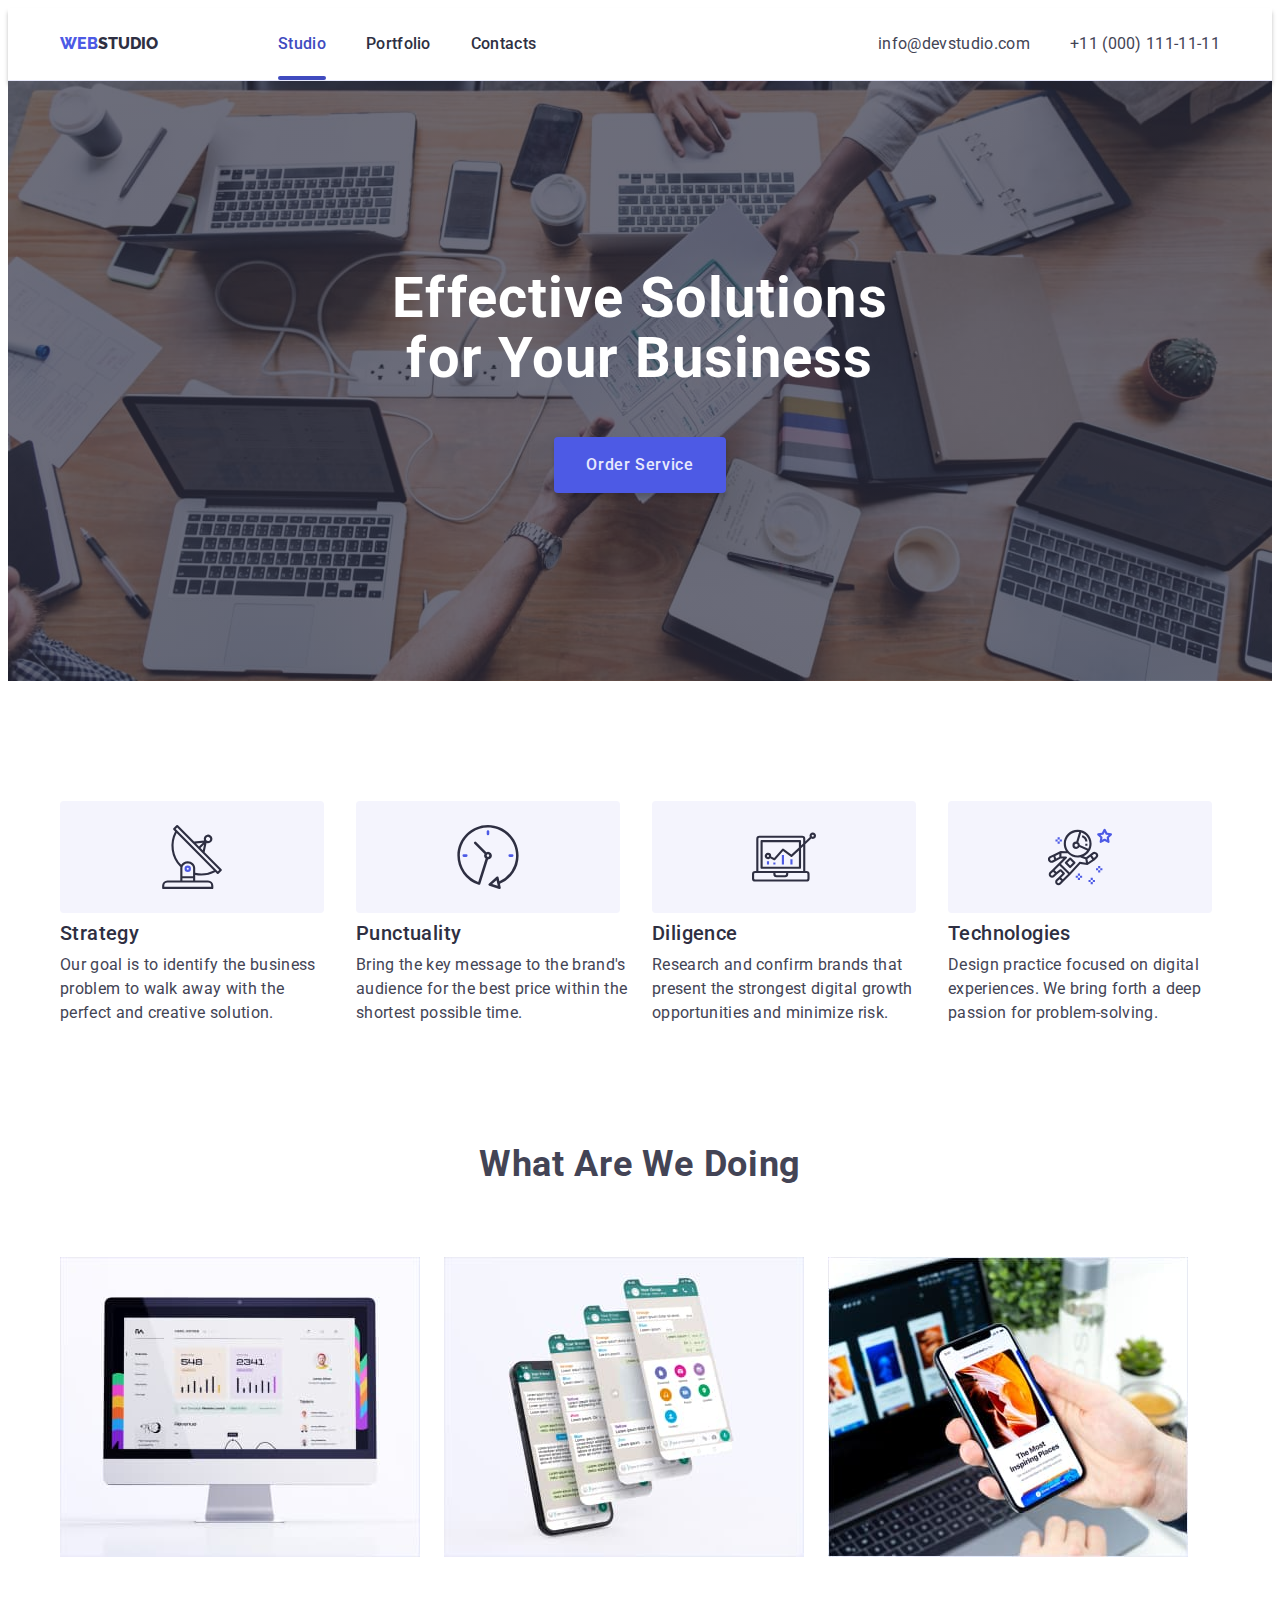
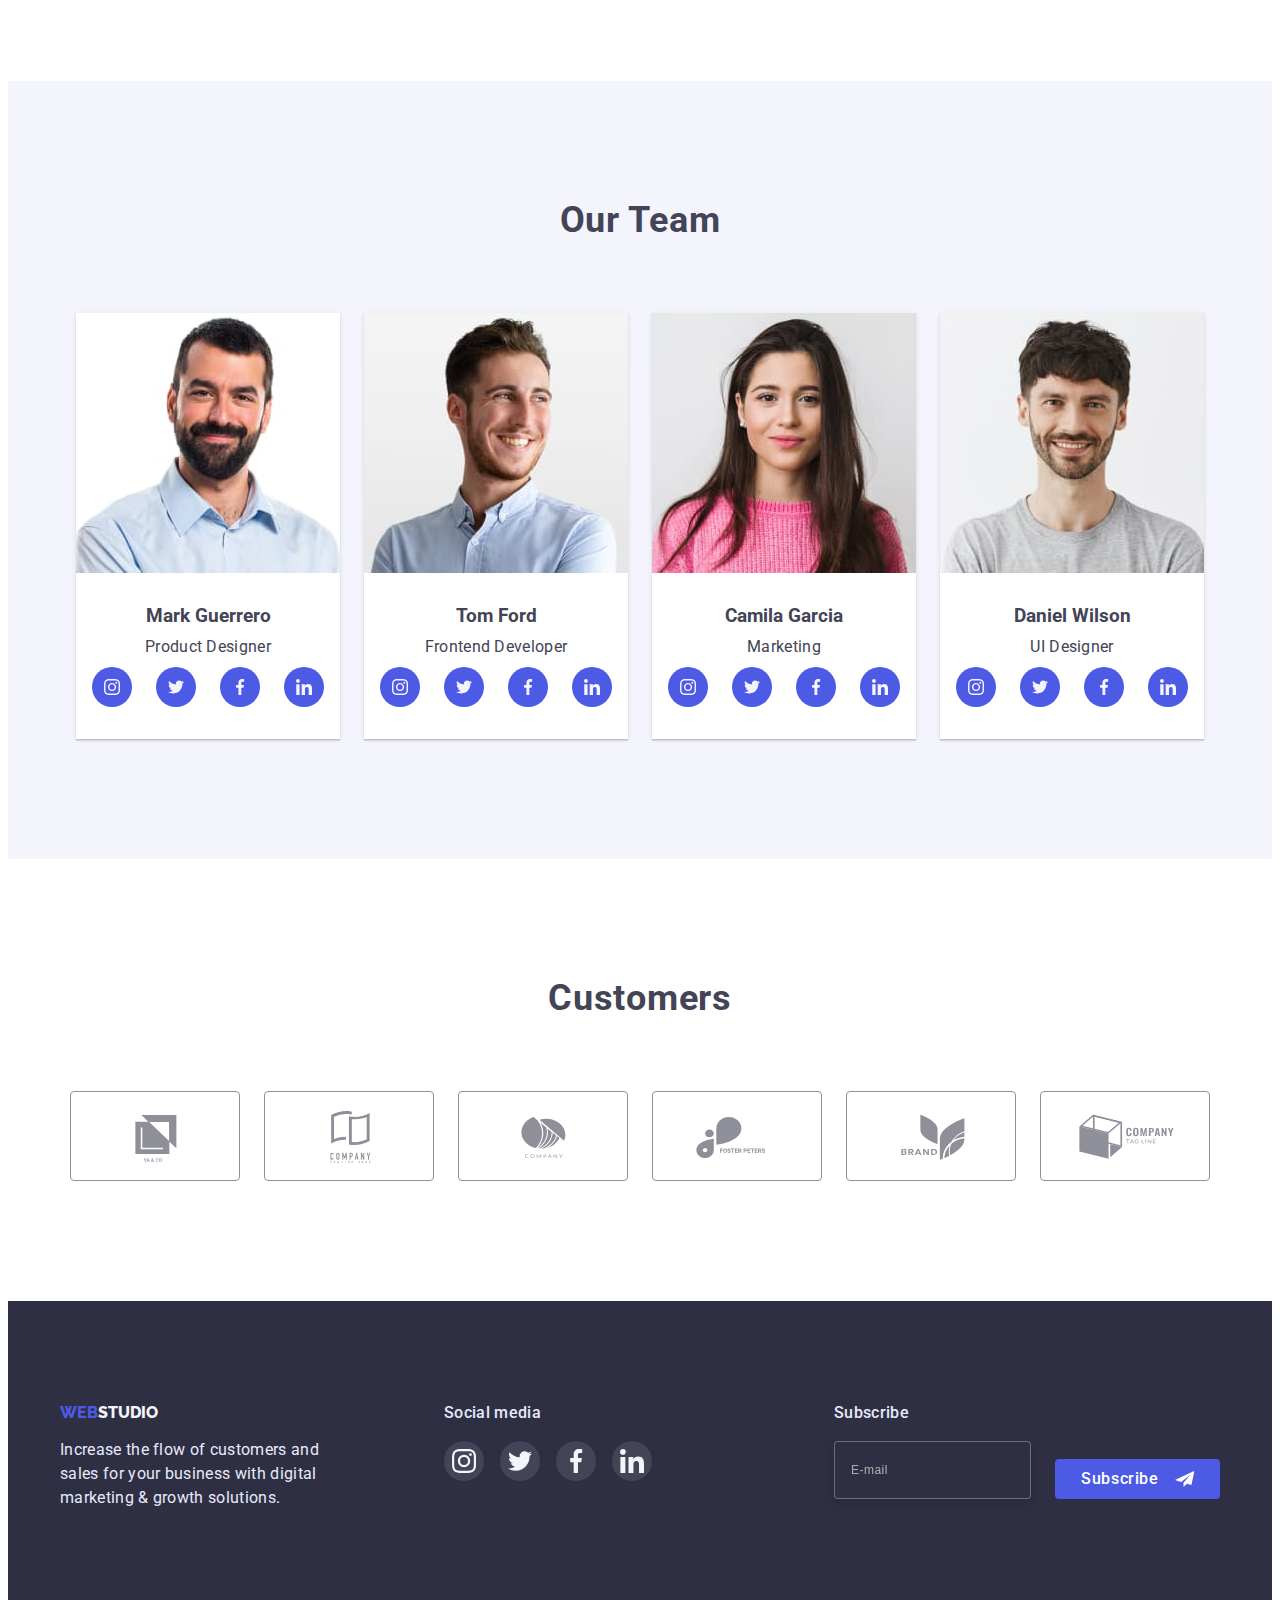
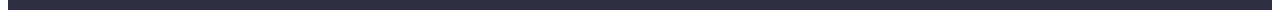
<file: index.html>
<!DOCTYPE html>
<html lang="en">
  <head>
    <meta charset="UTF-8" />
    <meta http-equiv="X-UA-Compatible" content="IE=edge" />
    <meta name="viewport" content="width=device-width, initial-scale=1.0" />
    <title>Document</title>
    <link rel="preconnect" href="https://fonts.googleapis.com" />
    <link rel="preconnect" href="https://fonts.gstatic.com" crossorigin />
    <link
      href="https://fonts.googleapis.com/css2?family=Raleway:wght@800&family=Roboto:wght@400;500;700;900&display=swap"
      rel="stylesheet"
    />
    <link
      rel="stylesheet"
      href="https://cdnjs.cloudflare.com/ajax/libs/modern-normalize/1.1.0/modern-normalize.min.css"
      integrity="sha512-wpPYUAdjBVSE4KJnH1VR1HeZfpl1ub8YT/NKx4PuQ5NmX2tKuGu6U/JRp5y+Y8XG2tV+wKQpNHVUX03MfMFn9Q=="
      crossorigin="anonymous"
      referrerpolicy="no-referrer"
    />
    <link rel="stylesheet" href="./css/styles.css" />
  </head>
  <body>
    <header class="header">
      <div class="main-nav container">
        <nav class="main-nav">
          <a href="./index.html" class="link logo"
            ><span class="web">WEB</span>STUDIO</a
          >
          <ul class="list site-nav">
            <li class="item">
              <a href="./index.html" class="link current-page">Studio</a>
            </li>
            <li class="item">
              <a href="./portfolio.html" class="link">Portfolio</a>
            </li>
            <li class="item"><a href="" class="link">Contacts</a></li>
          </ul>
        </nav>
        <button type="button" class="mobile-menu-open" data-menu-open>
          <svg class="mobile-menu-open_icon" width="32" height="22">
            <use href="./images/icons.svg#burger-icon"></use>
          </svg>
        </button>
        <address class="address">
          <ul class="contact-info list">
            <li class="item">
              <a href="mailto:info@devstudio.com" class="link"
                >info@devstudio.com</a
              >
            </li>
            <li class="item">
              <a href="tel:+110001111111" class="link">+11 (000) 111-11-11</a>
            </li>
          </ul>
        </address>
      </div>

      <div class="mobile-menu" data-menu>
        <div class="container mobile-container">
          <button class="close-btn" data-menu-close>
            <svg class="close-svg">
              <use href="./images/icons.svg#closebtn"></use>
            </svg>
          </button>
          <ul class="list site-nav-mobile-menu">
            <li class="item-mobile-menu">
              <a href="./index.html" class="link highlighted">Studio</a>
            </li>
            <li class="item-mobile-menu">
              <a href="./portfolio.html" class="link">Portfolio</a>
            </li>
            <li class="item-mobile-menu">
              <a href="" class="link">Contacts</a>
            </li>
          </ul>

          <ul class="contact-info-mobile list">
            <li class="item-tel">
              <a href="tel:+110001111111" class="link highlighted"
                >+11 (000) 111-11-11</a
              >
            </li>
            <li class="item">
              <a href="mailto:info@devstudio.com" class="link item-email"
                >info@devstudio.com</a
              >
            </li>
          </ul>
          <div class="mobile-menu-social">
            <ul class="mobile-social">
              <li>
                <a class="link-social" href="#">
                  <svg class="social">
                    <use href="./images/icons.svg#instagram"></use>
                  </svg>
                </a>
              </li>
              <li>
                <a class="link-social" href="#">
                  <svg class="social">
                    <use href="./images/icons.svg#twitter"></use>
                  </svg>
                </a>
              </li>
              <li>
                <a class="link-social" href="#">
                  <svg class="social">
                    <use href="./images/icons.svg#facebook"></use>
                  </svg>
                </a>
              </li>
              <li>
                <a class="link-social" href="#">
                  <svg class="social">
                    <use href="./images/icons.svg#linkedin"></use>
                  </svg>
                </a>
              </li>
            </ul>
          </div>
        </div>
      </div>
    </header>
    <main>
      <!-- Секція 1 -->
      <section class="hero">
        <div class="container">
          <h1 class="hero-title">Effective Solutions for Your Business</h1>
          <button data-modal-open class="button primary" type="button">
            Order Service
          </button>
        </div>
      </section>

      <!-- Секція 2 -->
      <section class="section">
        <div class="container">
          <h2 class="section-title advantages">advantages</h2>
          <ul class="list list-advantages">
            <li class="li-item icon-satelite">
              <h3 class="section-title">Strategy</h3>
              <p class="section-text">
                Our goal is to identify the business problem to walk away with
                the perfect and creative solution.
              </p>
            </li>
            <li class="li-item icon-clock">
              <h3 class="section-title">Punctuality</h3>
              <p class="section-text">
                Bring the key message to the brand's audience for the best price
                within the shortest possible time.
              </p>
            </li>
            <li class="li-item icon-diagram">
              <h3 class="section-title">Diligence</h3>
              <p class="section-text">
                Research and confirm brands that present the strongest digital
                growth opportunities and minimize risk.
              </p>
            </li>
            <li class="li-item icon-astronaut">
              <h3 class="section-title">Technologies</h3>
              <p class="section-text">
                Design practice focused on digital experiences. We bring forth a
                deep passion for problem-solving.
              </p>
            </li>
          </ul>
        </div>
      </section>
      <!-- Секція 3 -->
      <section class="three-padding-bottom">
        <div class="container work-departments">
          <h2 class="section-title-big">What are we doing</h2>
          <ul class="list work-departments">
            <li class="list-image">
              <img
                srcset="./images/rectangle.jpg 1x, ./images/rectangle@2x.jpg 2x"
                src="./images/rectangle.jpg"
                alt="comp"
                width="360"
              />
            </li>
            <li class="list-image">
              <img
                srcset="./images/mobiles.jpg 1x, ./images/mobiles@2x.jpg 2x"
                src="./images/mobiles.jpg"
                alt="mobile"
                width="360"
              />
            </li>
            <li class="list-image">
              <img
                srcset="./images/mobile.jpg 1x, ./images/mobile@2x.jpg 2x"
                src="./images/mobile.jpg"
                alt="tablet"
                width="360"
              />
            </li>
          </ul>
        </div>
      </section>
      <!-- Секція 4   -->
      <section class="team">
        <div class="container">
          <h2 class="section-title-big">Our Team</h2>
          <ul class="list card">
            <li class="team-member">
              <img
                srcset="./images/mark.jpg 1x, ./images/mark@2x.jpg 2x"
                src="./images/mark.jpg"
                alt="Product Designer"
                width="264"
                class="team-img"
              />
              <div class="team-description">
                <h3 class="card-title">Mark Guerrero</h3>
                <p class="card-text">Product Designer</p>
                <ul class="team-social">
                  <li>
                    <a class="link-social" href="#">
                      <svg class="social">
                        <use href="./images/icons.svg#instagram"></use>
                      </svg>
                    </a>
                  </li>
                  <li>
                    <a class="link-social" href="#">
                      <svg class="social">
                        <use href="./images/icons.svg#twitter"></use>
                      </svg>
                    </a>
                  </li>
                  <li>
                    <a class="link-social" href="#">
                      <svg class="social">
                        <use href="./images/icons.svg#facebook"></use>
                      </svg>
                    </a>
                  </li>
                  <li>
                    <a class="link-social" href="#">
                      <svg class="social">
                        <use href="./images/icons.svg#linkedin"></use>
                      </svg>
                    </a>
                  </li>
                </ul>
              </div>
            </li>
            <li class="team-member">
              <img
                srcset="./images/tom.jpg 1x, ./images/tom@2x.jpg 2x"
                src="./images/tom.jpg"
                alt="Frontend Developer"
                width="264"
                class="team-img"
              />
              <div class="team-description">
                <h3 class="card-title">Tom Ford</h3>
                <p class="card-text">Frontend Developer</p>
                <ul class="team-social">
                  <li>
                    <a class="link-social" href="#">
                      <svg class="social">
                        <use href="./images/icons.svg#instagram"></use>
                      </svg>
                    </a>
                  </li>
                  <li>
                    <a class="link-social" href="#">
                      <svg class="social">
                        <use href="./images/icons.svg#twitter"></use>
                      </svg>
                    </a>
                  </li>
                  <li>
                    <a class="link-social" href="#">
                      <svg class="social">
                        <use href="./images/icons.svg#facebook"></use>
                      </svg>
                    </a>
                  </li>
                  <li>
                    <a class="link-social" href="#">
                      <svg class="social">
                        <use href="./images/icons.svg#linkedin"></use>
                      </svg>
                    </a>
                  </li>
                </ul>
              </div>
            </li>
            <li class="team-member">
              <img
                srcset="./images/camila.jpg 1x, ./images/camila@2x.jpg 2x"
                src="./images/camila.jpg"
                alt="Marketing"
                width="264"
                class="team-img"
              />
              <div class="team-description">
                <h3 class="card-title">Camila Garcia</h3>
                <p class="card-text">Marketing</p>
                <ul class="team-social">
                  <li>
                    <a class="link-social" href="#">
                      <svg class="social">
                        <use href="./images/icons.svg#instagram"></use>
                      </svg>
                    </a>
                  </li>
                  <li>
                    <a class="link-social" href="#">
                      <svg class="social">
                        <use href="./images/icons.svg#twitter"></use>
                      </svg>
                    </a>
                  </li>
                  <li>
                    <a class="link-social" href="#">
                      <svg class="social">
                        <use href="./images/icons.svg#facebook"></use>
                      </svg>
                    </a>
                  </li>
                  <li>
                    <a class="link-social" href="#">
                      <svg class="social">
                        <use href="./images/icons.svg#linkedin"></use>
                      </svg>
                    </a>
                  </li>
                </ul>
              </div>
            </li>
            <li class="team-member">
              <img
                srcset="./images/daniel.jpg 1x, ./images/daniel@2x.jpg 2x"
                src="./images/daniel.jpg"
                alt="UI Designer"
                width="264"
                class="team-img"
              />
              <div class="team-description">
                <h3 class="card-title">Daniel Wilson</h3>
                <p class="card-text">UI Designer</p>
                <ul class="team-social">
                  <li>
                    <a class="link-social" href="#">
                      <svg class="social">
                        <use href="./images/icons.svg#instagram"></use>
                      </svg>
                    </a>
                  </li>
                  <li>
                    <a class="link-social" href="#">
                      <svg class="social">
                        <use href="./images/icons.svg#twitter"></use>
                      </svg>
                    </a>
                  </li>
                  <li>
                    <a class="link-social" href="#">
                      <svg class="social">
                        <use href="./images/icons.svg#facebook"></use>
                      </svg>
                    </a>
                  </li>
                  <li>
                    <a class="link-social" href="#">
                      <svg class="social">
                        <use href="./images/icons.svg#linkedin"></use>
                      </svg>
                    </a>
                  </li>
                </ul>
              </div>
            </li>
          </ul>
        </div>
      </section>

      <!-- Секція 5 -->

      <section class="section">
        <div class="container">
          <h2 class="section-title-big">Customers</h2>
          <ul class="customers-list list">
            <li>
              <a class="link-customers" href="#">
                <svg class="icon-customers">
                  <use href="./images/icons.svg#client1"></use>
                </svg>
              </a>
            </li>
            <li>
              <a class="link-customers" href="#">
                <svg class="icon-customers">
                  <use href="./images/icons.svg#client2"></use>
                </svg>
              </a>
            </li>
            <li>
              <a class="link-customers" href="#">
                <svg class="icon-customers">
                  <use href="./images/icons.svg#client3"></use>
                </svg>
              </a>
            </li>
            <li>
              <a class="link-customers" href="#">
                <svg class="icon-customers">
                  <use href="./images/icons.svg#client4"></use>
                </svg>
              </a>
            </li>
            <li>
              <a class="link-customers" href="#">
                <svg class="icon-customers">
                  <use href="./images/icons.svg#client5"></use>
                </svg>
              </a>
            </li>
            <li>
              <a class="link-customers" href="#">
                <svg class="icon-customers">
                  <use href="./images/icons.svg#client6"></use>
                </svg>
              </a>
            </li>
          </ul>
        </div>
      </section>
    </main>

    <footer class="footer">
      <div class="footer-left-right container">
        <div class="left-container">
          <a href="./index.html" class="link"
            ><span class="logo web">WEB</span
            ><span class="logo studio">STUDIO</span></a
          >
          <p class="footer-left-text">
            Increase the flow of customers and sales for your business with
            digital marketing & growth solutions.
          </p>
        </div>
        <div class="right-container">
          <p class="footer-social-media-title">Social media</p>
          <ul class="footer-icon-list list">
            <li>
              <a class="link-footer-icon" href="#">
                <svg class="footer-icon">
                  <use href="./images/icons.svg#instagram"></use>
                </svg>
              </a>
            </li>
            <li>
              <a class="link-footer-icon" href="#">
                <svg class="footer-icon">
                  <use href="./images/icons.svg#twitter"></use>
                </svg>
              </a>
            </li>
            <li>
              <a class="link-footer-icon" href="#">
                <svg class="footer-icon">
                  <use href="./images/icons.svg#facebook"></use>
                </svg>
              </a>
            </li>
            <li>
              <a class="link-footer-icon" href="#">
                <svg class="footer-icon">
                  <use href="./images/icons.svg#linkedin"></use>
                </svg>
              </a>
            </li>
          </ul>
        </div>

        <form class="footer-form">
          <p class="footer-social-media-title">Subscribe</p>
          <div class="form-field">
            <input
              type="email"
              id="email"
              placeholder="E-mail"
              class="form-input"
              aria-label="email"
            />
            <button type="submit" class="button subscribe-btn">
              Subscribe
              <svg class="telegram">
                <use href="./images/icons.svg#telegram"></use>
              </svg>
            </button>
          </div>
        </form>
      </div>
    </footer>

    <div class="backdrop is-hidden" data-modal>
      <div class="modal">
        <p class="title-modal">Leave your contacts and we will call you back</p>
        <button class="close-btn" data-modal-close>
          <svg class="close-svg">
            <use href="./images/icons.svg#closebtn"></use>
          </svg>
        </button>

        <!-- <div class="modal-container"> -->

        <form class="modal-container">
          <label for="name" class="label">Name</label>
          <div class="form-flex name">
            <input type="text" name="name" id="name" class="input" />
            <svg class="form-icon">
              <use href="./images/icons.svg#person-icon"></use>
            </svg>
          </div>
          <label for="phone" class="label">Phone</label>
          <div class="form-flex phone">
            <input type="tel" name="phone" id="phone" class="input" />
            <svg class="form-icon">
              <use href="./images/icons.svg#phone-icon"></use>
            </svg>
          </div>
          <label for="e-mail" class="label">Email</label>
          <div class="form-flex email">
            <input type="email" name="email" id="e-mail" class="input" />
            <svg class="form-icon">
              <use href="./images/icons.svg#email-icon"></use>
            </svg>
          </div>
          <label for="comment" class="label">Comment</label>
          <div class="form-flex comment">
            <textarea
              name="comment"
              id="comment"
              class="input textarea"
              placeholder="Text input"
            ></textarea>
          </div>
          <div class="form-flex">
            <label class="policy-text">
              <input
                type="checkbox"
                name="policy"
                value="consent"
                class="checkbox"
              />
              <span class="custom-checkbox">
                <svg class="custom-icon" width="10" height="8">
                  <use href="./images/icons.svg#checkmark"></use>
                </svg>
              </span>
              <span
                >I accept the terms and conditions of the&#160;<a
                  href=""
                  class="policy-link"
                  >Privacy Policy</a
                ></span
              >
            </label>
          </div>
        </form>
        <button class="modal-button" type="submit">Send</button>
      </div>
    </div>
    <script src="./js/modal.js"></script>

    <script src="./js/mobile-menu.js"></script>
  </body>
</html>
</file>
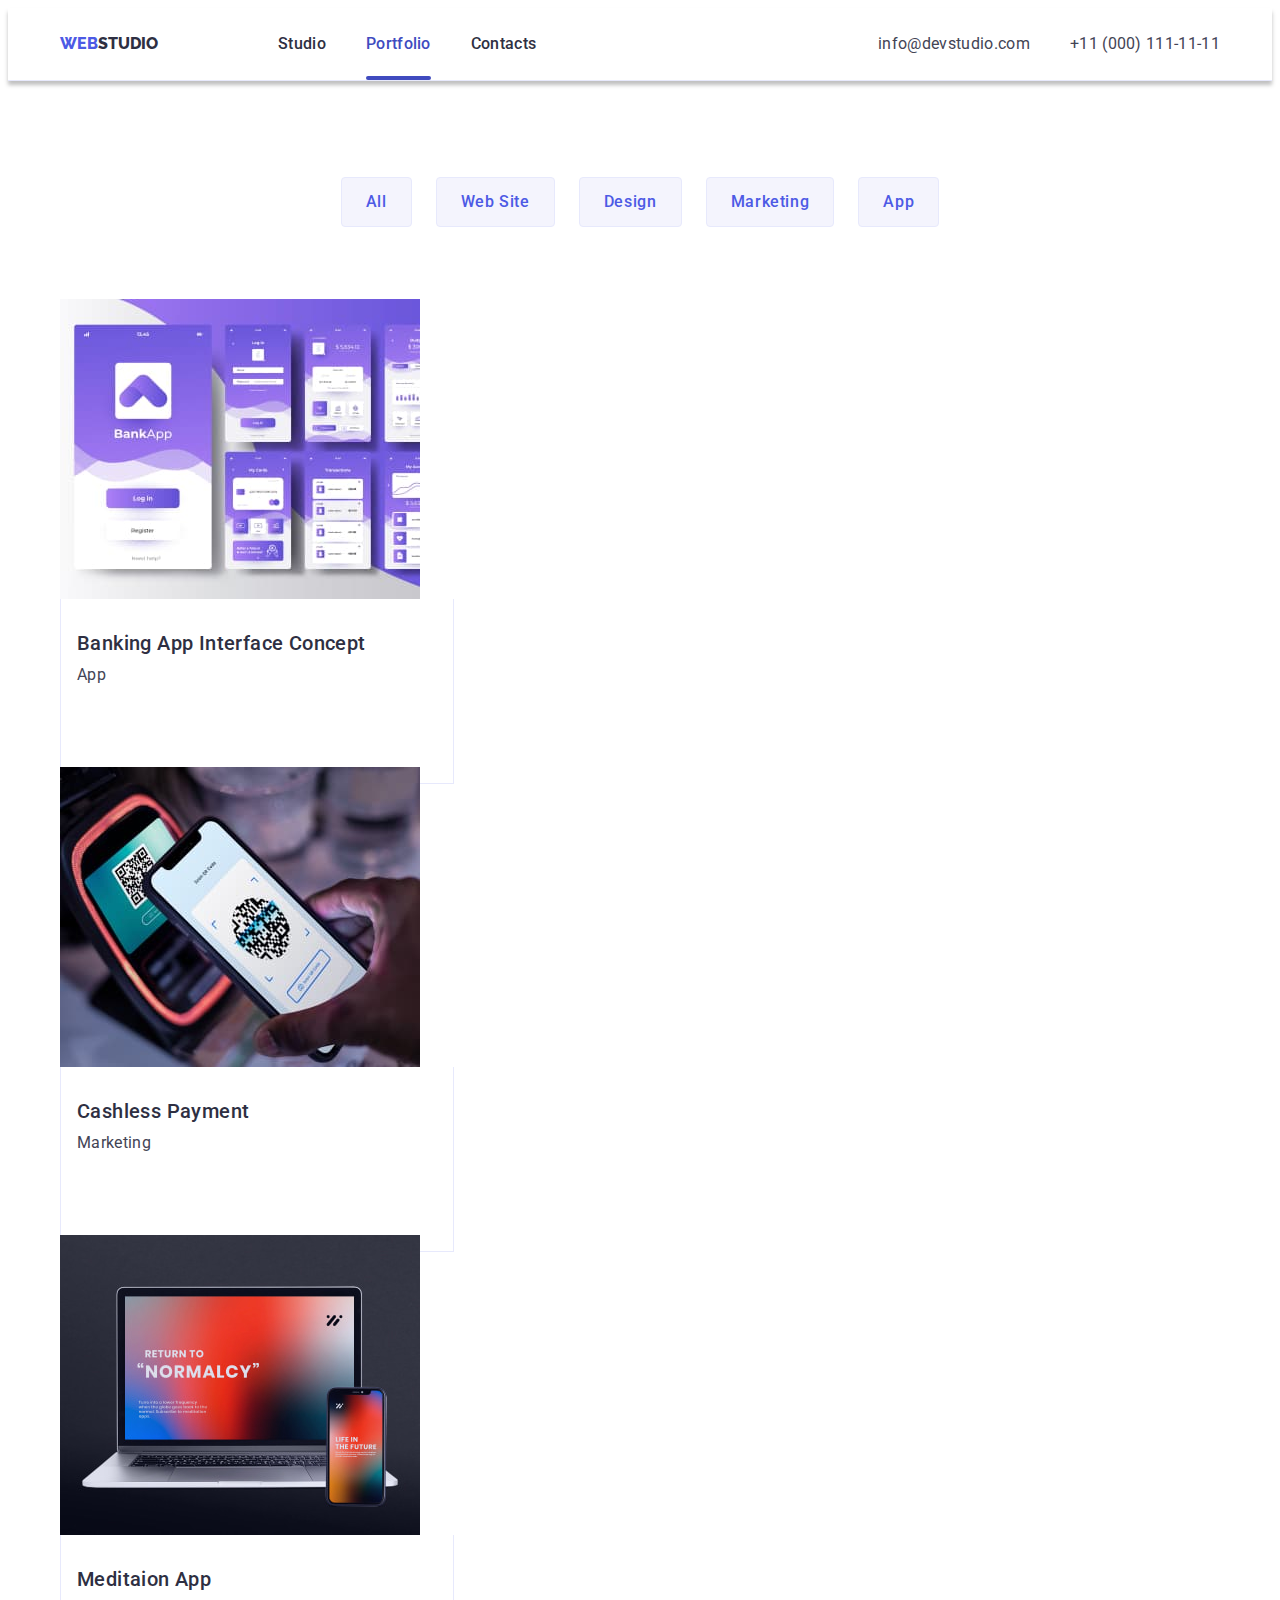
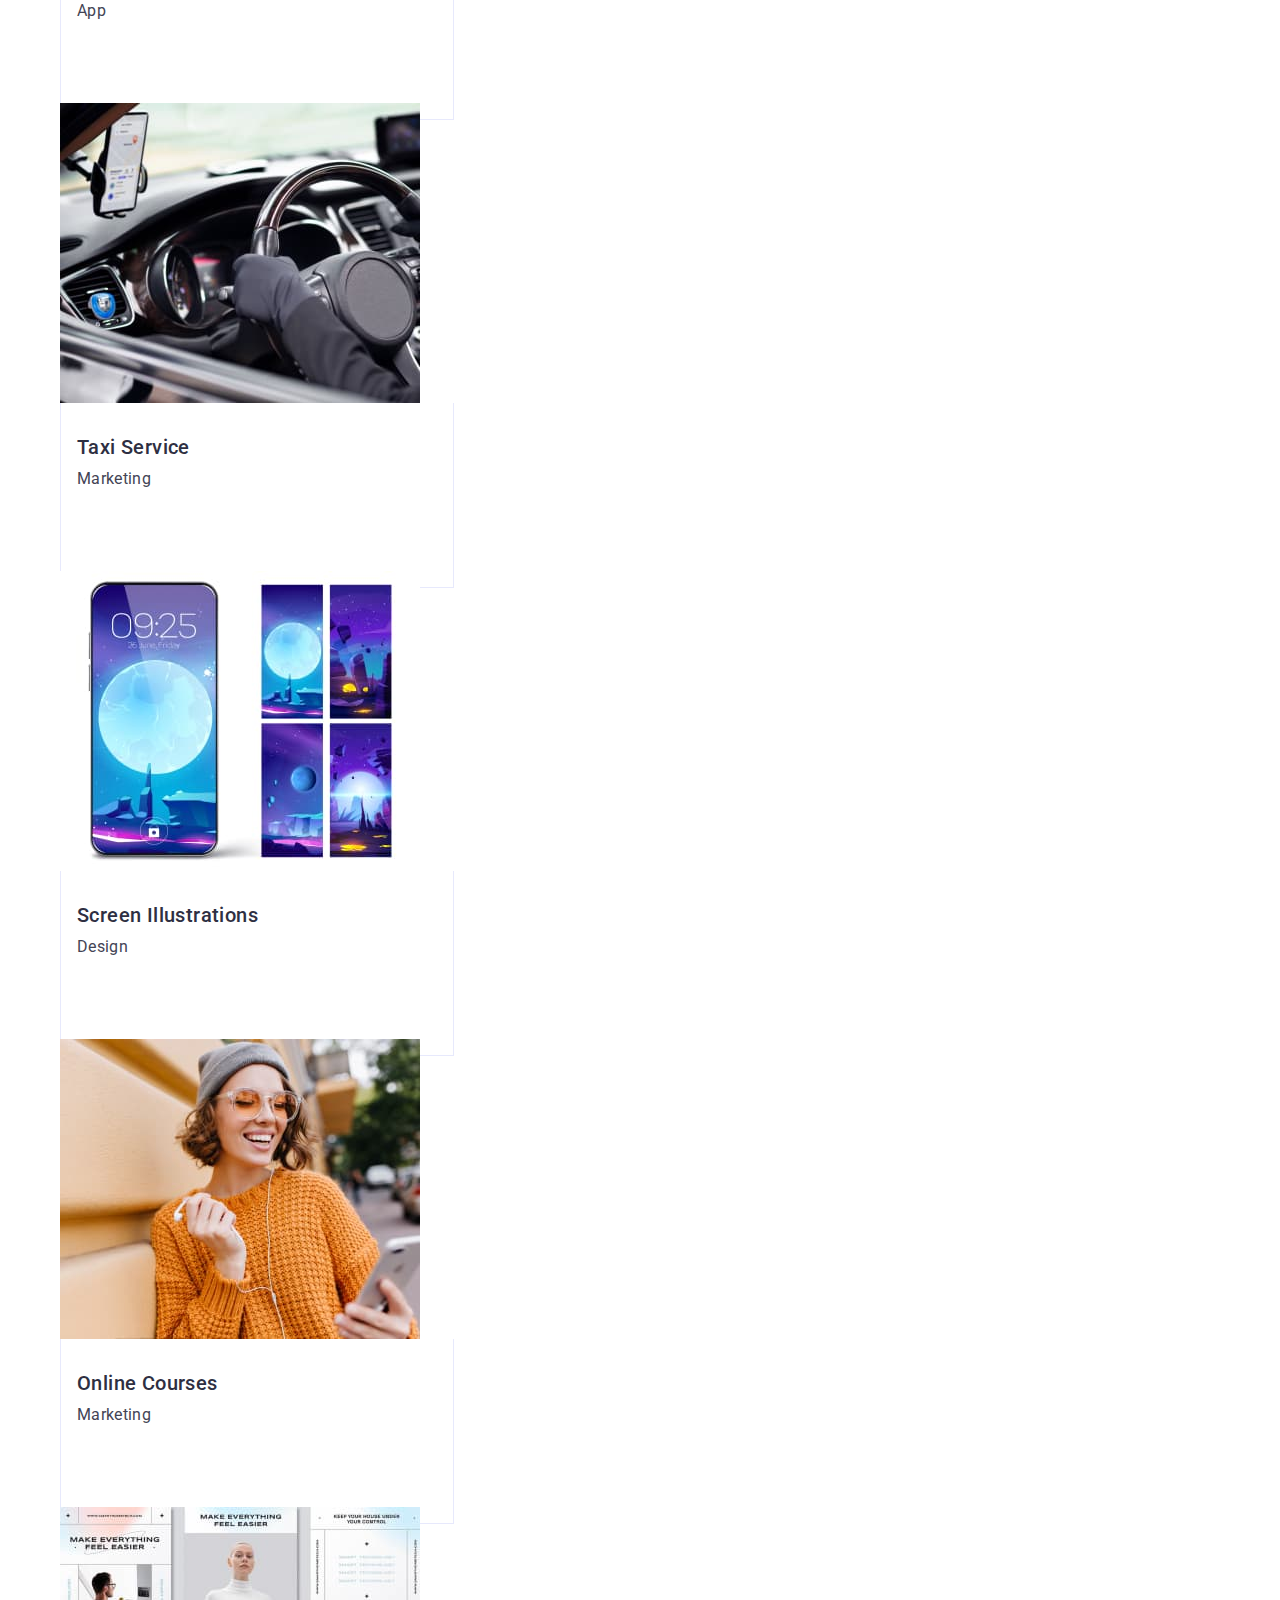
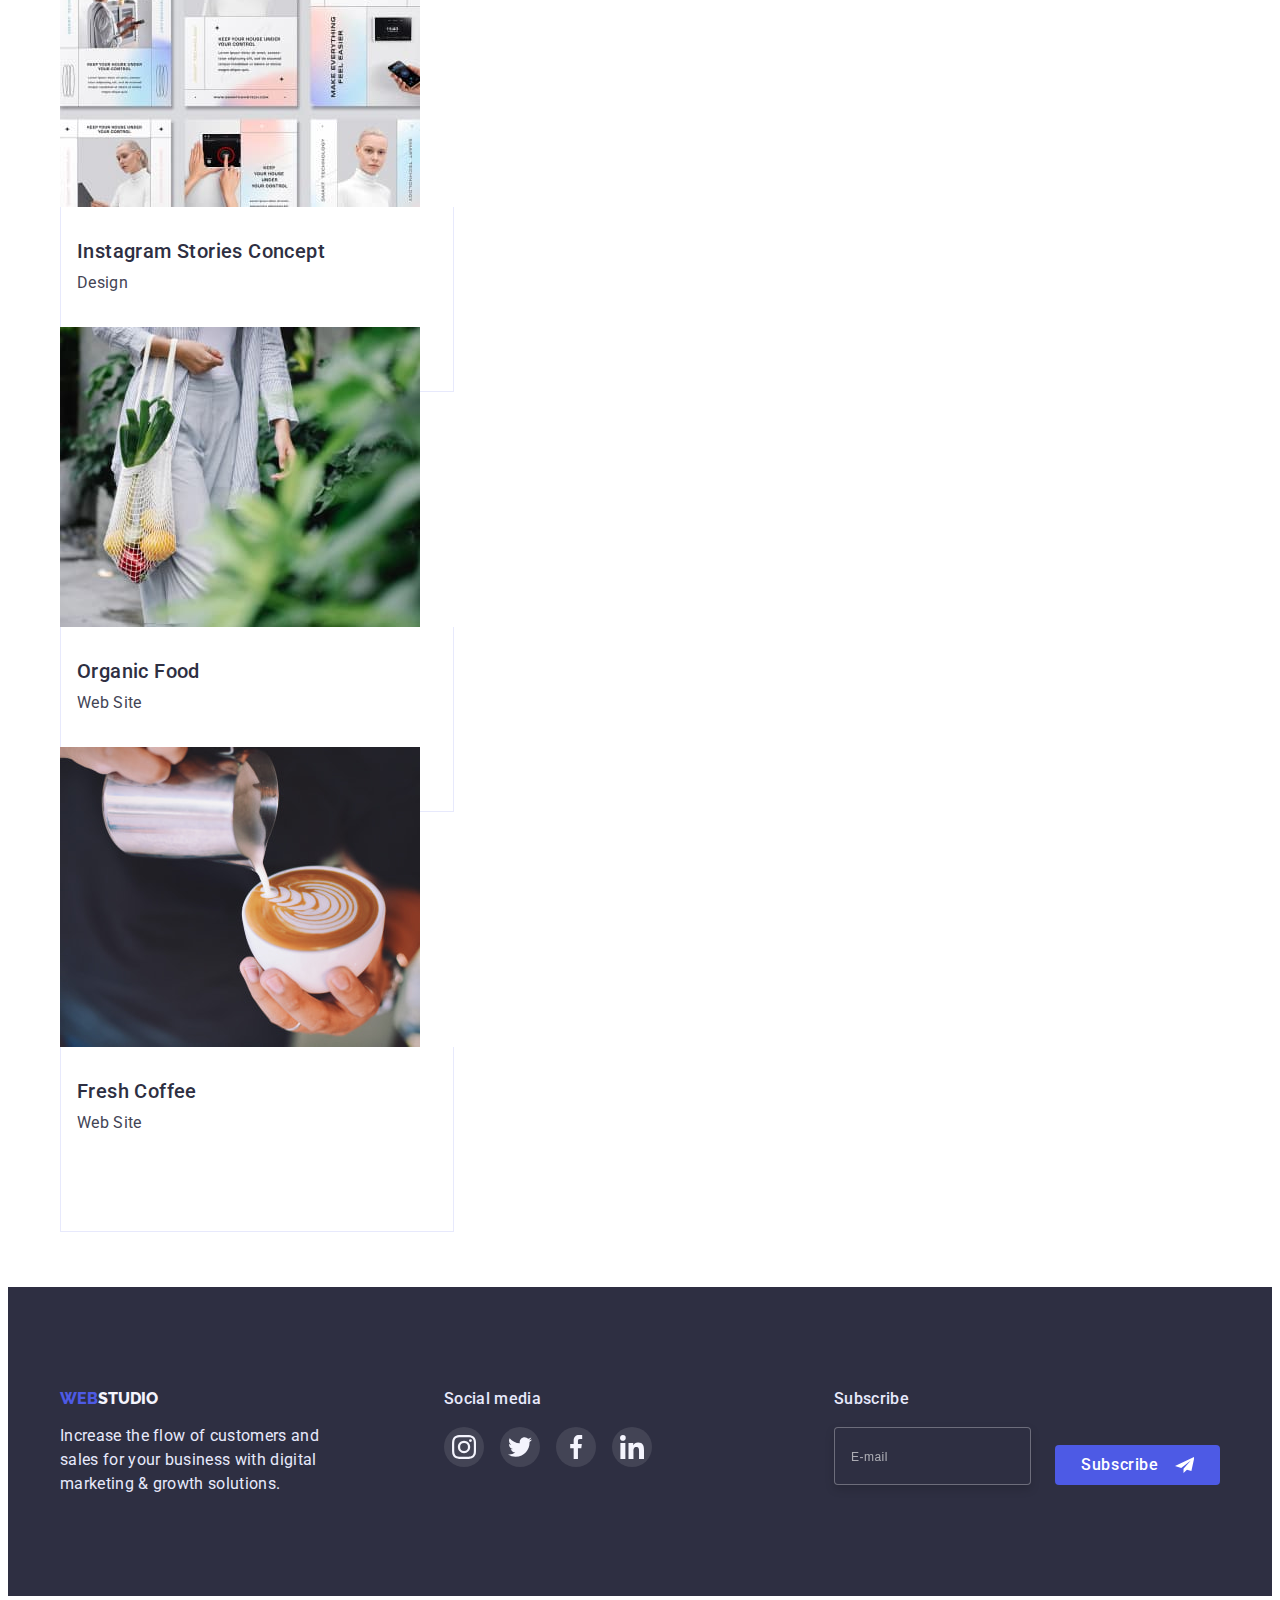
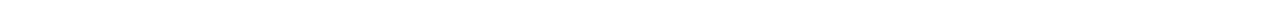
<file: portfolio.html>
<!DOCTYPE html>
<html lang="en">
  <head>
    <meta charset="UTF-8" />
    <meta http-equiv="X-UA-Compatible" content="IE=edge" />
    <meta name="viewport" content="width=device-width, initial-scale=1.0" />
    <title>Document</title>
    <link rel="preconnect" href="https://fonts.googleapis.com" />
    <link rel="preconnect" href="https://fonts.gstatic.com" crossorigin />
    <link
      href="https://fonts.googleapis.com/css2?family=Raleway:wght@800&family=Roboto:wght@400;500;700;900&display=swap"
      rel="stylesheet"
    />
    <link
      rel="stylesheet"
      href="https://cdnjs.cloudflare.com/ajax/libs/modern-normalize/1.1.0/modern-normalize.min.css"
      integrity="sha512-wpPYUAdjBVSE4KJnH1VR1HeZfpl1ub8YT/NKx4PuQ5NmX2tKuGu6U/JRp5y+Y8XG2tV+wKQpNHVUX03MfMFn9Q=="
      crossorigin="anonymous"
      referrerpolicy="no-referrer"
    />
    <link rel="stylesheet" href="./css/styles.css" />
  </head>
  <body>
    <header class="header">
      <div class="container main-nav">
        <nav class="main-nav">
          <a href="./index.html" class="link logo"
            ><span class="web">WEB</span>STUDIO</a
          >
          <ul class="list site-nav">
            <li class="item"><a href="./index.html" class="link">Studio</a></li>
            <li class="item">
              <a href="./portfolio.html" class="link current-page">Portfolio</a>
            </li>
            <li class="item"><a href="" class="link">Contacts</a></li>
          </ul>
        </nav>
        <address class="address">
          <ul class="contact-info list">
            <li class="item">
              <a href="mailto:info@devstudio.com" class="link"
                >info@devstudio.com</a
              >
            </li>
            <li class="item">
              <a href="tel:+110001111111" class="link">+11 (000) 111-11-11</a>
            </li>
          </ul>
        </address>
      </div>
    </header>
    <main>
      <!-- Секція 1 -->
      <section class="section-portfolio">
        <div class="container">
          <h1 class="title-portfolio">Portfolio</h1>
          <ul class="list button-list">
            <li><button class="button secondary" type="button">All</button></li>
            <li>
              <button class="button secondary" type="button">Web Site</button>
            </li>
            <li>
              <button class="button secondary" type="button">Design</button>
            </li>
            <li>
              <button class="button secondary" type="button">Marketing</button>
            </li>
            <li><button class="button secondary" type="button">App</button></li>
          </ul>
          <ul class="list card-set">
            <li class="flex-element">
              <a href="#" class="link shadow">
                <div class="product-thumb">
                  <img
                    class="list-image"
                    src="./images/banking-app.jpg"
                    alt="Banking App Interface Concept"
                    width="360"
                  />
                  <div class="content-overlay">
                    <p class="overlay-text">
                      14 Stylish and User-Friendly App Design Concepts · Task
                      Manager App · Calorie Tracker App · Exotic Fruit Ecommerce
                      App · Cloud Storage App
                    </p>
                  </div>
                </div>
                <div class="card-description">
                  <h3 class="section-title">Banking App Interface Concept</h3>
                  <p class="section-text-group">App</p>
                </div>
              </a>
            </li>
            <li class="flex-element">
              <a href="#" class="link shadow">
                <div class="product-thumb">
                  <img
                    class="list-image"
                    src="./images/cashless-payment.jpg"
                    alt="Cashless Payment"
                    width="360"
                  />
                  <div class="content-overlay">
                    <p class="overlay-text">
                      14 Stylish and User-Friendly App Design Concepts · Task
                      Manager App · Calorie Tracker App · Exotic Fruit Ecommerce
                      App · Cloud Storage App
                    </p>
                  </div>
                </div>
                <div class="card-description">
                  <h3 class="section-title">Cashless Payment</h3>
                  <p class="section-text-group">Marketing</p>
                </div>
              </a>
            </li>
            <li class="flex-element">
              <a href="#" class="link shadow">
                <div class="product-thumb">
                  <img
                    class="list-image"
                    src="./images/meditaion-app.jpg"
                    alt="Meditaion App"
                    width="360"
                  />
                  <div class="content-overlay">
                    <p class="overlay-text">
                      14 Stylish and User-Friendly App Design Concepts · Task
                      Manager App · Calorie Tracker App · Exotic Fruit Ecommerce
                      App · Cloud Storage App
                    </p>
                  </div>
                </div>
                <div class="card-description">
                  <h3 class="section-title">Meditaion App</h3>
                  <p class="section-text-group">App</p>
                </div>
              </a>
            </li>
            <li class="flex-element">
              <a href="#" class="link shadow">
                <div class="product-thumb">
                  <img
                    class="list-image"
                    src="./images/taxi-service.jpg"
                    alt="Taxi Service"
                    width="360"
                  />
                  <div class="content-overlay">
                    <p class="overlay-text">
                      14 Stylish and User-Friendly App Design Concepts · Task
                      Manager App · Calorie Tracker App · Exotic Fruit Ecommerce
                      App · Cloud Storage App
                    </p>
                  </div>
                </div>
                <div class="card-description">
                  <h3 class="section-title">Taxi Service</h3>
                  <p class="section-text-group">Marketing</p>
                </div>
              </a>
            </li>
            <li class="flex-element">
              <a href="#" class="link shadow">
                <div class="product-thumb">
                  <img
                    class="list-image"
                    src="./images/screen-illustrations.jpg"
                    alt="Screen Illustrations"
                    width="360"
                  />
                  <div class="content-overlay">
                    <p class="overlay-text">
                      14 Stylish and User-Friendly App Design Concepts · Task
                      Manager App · Calorie Tracker App · Exotic Fruit Ecommerce
                      App · Cloud Storage App
                    </p>
                  </div>
                </div>
                <div class="card-description">
                  <h3 class="section-title">Screen Illustrations</h3>
                  <p class="section-text-group">Design</p>
                </div>
              </a>
            </li>
            <li class="flex-element">
              <a href="#" class="link shadow">
                <div class="product-thumb">
                  <img
                    class="list-image"
                    src="./images/online-courses.jpg"
                    alt="Online Courses"
                    width="360"
                  />
                  <div class="content-overlay">
                    <p class="overlay-text">
                      14 Stylish and User-Friendly App Design Concepts · Task
                      Manager App · Calorie Tracker App · Exotic Fruit Ecommerce
                      App · Cloud Storage App
                    </p>
                  </div>
                </div>
                <div class="card-description">
                  <h3 class="section-title">Online Courses</h3>
                  <p class="section-text-group">Marketing</p>
                </div>
              </a>
            </li>
            <li class="flex-element">
              <a href="#" class="link shadow">
                <div class="product-thumb">
                  <img
                    class="list-image"
                    src="./images/instagram-stories-concept.jpg"
                    alt="Instagram Stories Concept"
                    width="360"
                  />
                  <div class="content-overlay">
                    <p class="overlay-text">
                      14 Stylish and User-Friendly App Design Concepts · Task
                      Manager App · Calorie Tracker App · Exotic Fruit Ecommerce
                      App · Cloud Storage App
                    </p>
                  </div>
                </div>
                <div class="card-description">
                  <h3 class="section-title">Instagram Stories Concept</h3>
                  <p class="section-text-group">Design</p>
                </div>
              </a>
            </li>
            <li class="flex-element">
              <a href="#" class="link shadow">
                <div class="product-thumb">
                  <img
                    class="list-image"
                    src="./images/organic-food.jpg"
                    alt="Organic Food"
                    width="360"
                  />
                  <div class="content-overlay">
                    <p class="overlay-text">
                      14 Stylish and User-Friendly App Design Concepts · Task
                      Manager App · Calorie Tracker App · Exotic Fruit Ecommerce
                      App · Cloud Storage App
                    </p>
                  </div>
                </div>
                <div class="card-description">
                  <h3 class="section-title">Organic Food</h3>
                  <p class="section-text-group">Web Site</p>
                </div>
              </a>
            </li>
            <li class="flex-element">
              <a href="#" class="link shadow">
                <div class="product-thumb">
                  <img
                    class="list-image"
                    src="./images/fresh-coffee.jpg"
                    alt="Fresh Coffee"
                    width="360"
                  />
                  <div class="content-overlay">
                    <p class="overlay-text">
                      14 Stylish and User-Friendly App Design Concepts · Task
                      Manager App · Calorie Tracker App · Exotic Fruit Ecommerce
                      App · Cloud Storage App
                    </p>
                  </div>
                </div>
                <div class="card-description">
                  <h3 class="section-title">Fresh Coffee</h3>
                  <p class="section-text-group">Web Site</p>
                </div>
              </a>
            </li>
          </ul>
        </div>
      </section>
    </main>
    <footer class="footer">
      <div class="container footer-left-right">
        <div class="left-container">
          <a href="./index.html" class="link"
            ><span class="logo footer web">WEB</span
            ><span class="logo footer studio">STUDIO</span></a
          >
          <p class="footer-left-text">
            Increase the flow of customers and sales for your business with
            digital marketing & growth solutions.
          </p>
        </div>
        <div class="right-container">
          <p class="footer-social-media-title">Social media</p>
          <ul class="footer-icon-list list">
            <li>
              <a class="link-footer-icon" href="#">
                <svg class="footer-icon">
                  <use href="./images/icons.svg#instagram"></use>
                </svg>
              </a>
            </li>
            <li>
              <a class="link-footer-icon" href="#">
                <svg class="footer-icon">
                  <use href="./images/icons.svg#twitter"></use>
                </svg>
              </a>
            </li>
            <li>
              <a class="link-footer-icon" href="#">
                <svg class="footer-icon">
                  <use href="./images/icons.svg#facebook"></use>
                </svg>
              </a>
            </li>
            <li>
              <a class="link-footer-icon" href="#">
                <svg class="footer-icon">
                  <use href="./images/icons.svg#linkedin"></use>
                </svg>
              </a>
            </li>
          </ul>
        </div>

        <form class="footer-form">
         <p class="footer-social-media-title">Subscribe</p>
            <div class="form-field">
              <input
                type="email"
                id="email"
                placeholder="E-mail"
                class="form-input"
                aria-label="email"
              />
              <button type="submit" class="button subscribe-btn">
              Subscribe
              <svg class="telegram">
                <use href="./images/icons.svg#telegram"></use>
              </svg>
            </button>
            </div>
            
        </form>
      </div>
    </footer>
  </body>
</html>
</file>
<file: css/styles.css>
/* header text color #2E2F42 
adress #434455
web color #4D5AE5 */
/* bgc #E5E5E5 */
/* body bgc #FFFFFF  */
/* body color #2E2F42 */
/* 2nd color #434455 */
/* button text color #4D5AE5 bgc #E7E9FC  */
/* btn bgc hover #404BBF text #FFFFFF  */

:root {
  --primary-text-color: #434455;
  --title-color: #2e2f42;
  --footer-studio-color: #f4f4fd;
  --footer-text-color: #e7e9fc;
  --active: #404bbf;
  --body-backgroung-color: #ffffff;
  --hero-text-color: #ffffff;
  --logo-primbutton-color: #4d5ae5;
  --bcg-secbutton-color: #f4f4fd;
}
html {
  scroll-behavior: smooth;
}
body {
  font-family: 'Roboto', sans-serif;
  color: var(--primary-text-color);
  background-color: var(--body-backgroung-color);
}
/* 1. header */
.header {
  border-bottom: 1px solid #e7e9fc;
  box-shadow: 0px 4px 4px rgba(0, 0, 0, 0.25);
}
h1,
h2,
h3,
h4,
h5,
h6,
p {
  margin: 0;
}
a {
  display: block;
}

.list {
  list-style: none;
  margin: 0;
  padding: 0;
}

/* .container {
  width: 1158px;
  width: 100%;
  padding-left: 15px;
  padding-right: 15px;
  margin: 0 auto;
  } */
.container {
  max-width: 428px;
  padding-left: 16px;
  padding-right: 16px;
  margin-left: auto;
  margin-right: auto;
  }


@media screen and (min-width: 768px){
  .container{
    max-width: 768px;
  }
   }

@media screen and (min-width: 1200px){
  .container{
   max-width: 1160px;
  }
  }
  
/* logo */

.main-nav {
  display: flex;
  align-items: center;
  justify-content: space-between;
}
.link.logo {
  padding-top: 24px;
  padding-bottom: 24px;
  line-height: 1.3333;
  color: var(--title-color);
}
.logo {
  font-family: 'Raleway', sans-serif;
  font-weight: 800;
  text-transform: uppercase;
}
.web {
  color: var(--logo-primbutton-color);
}
.main-nav {
  display: flex;
  align-items: center;
}
.main-nav a {
  display: block;
}


.site-nav {
  display: flex;
  margin-left: 76px;
}


/* MOBILE-header */


 @media screen and (max-width: 767px){
  .site-nav {
  display: none;
}

.address{
  display: none;
}

/* burger-button */

.mobile-menu-open{
  border:none;
  background: transparent;
  padding: 0;
  line-height: 0;
}
/* MOBILE-MENU */

.site-nav-mobile-menu{
  margin-bottom: auto;
}
.site-nav-mobile-menu a{
  display: inline-block;
  color: var(--title-color);
  font-weight: 700;
  font-size: 36px;
  line-height: 1.111;
  letter-spacing: 0.02em;
  text-transform: capitalize;
  text-decoration: none;
  transition: color 250ms cubic-bezier(0.4, 0, 0.2, 1);

}
.mobile-container {
  display: flex;
  flex-direction: column;
}
.site-nav-mobile-menu a:focus {
  color: var(--active);
}

.mobile-menu{
  position: fixed;
  width: 100%;
  height: 100%;
  /* max-height: 796px; */
  z-index: 1000;
  top: 0;
  left: 0;
  background-color: var(--body-backgroung-color);
  opacity: 0;
  visibility: hidden;
  pointer-events: none;
  box-shadow: 0 0 0 100vmax rgba(0, 0, 0, 0.5);
  transform: translateX(100%)
  transition: opacity 250ms cubic-bezier(0.4, 0, 0.2, 1), visibility 250ms cubic-bezier(0.4, 0, 0.2, 1),
}
.mobile-menu.is-open{
opacity: 1;
visibility: visible;
pointer-events: auto;
}
.link.highlighted{
  color: var(--active)
}
@media screen and (max-width: 410px){
  .item-tel .link.highlighted{
  font-size: 25px;
}
}

.item-mobile-menu:not(:last-child){
  margin-bottom: 40px;
}
.contact-info-mobile {
  display: inline-block;
  margin-bottom: 48px;
}
.contact-info-mobile a {
  font-style: normal;
  font-weight: 700;
  font-size: 36px;
  line-height: 1.1111;
  letter-spacing: 0.02em;
  color: var(--primary-text-color);
  letter-spacing: 0.02em;
  transition: color 250ms cubic-bezier(0.4, 0, 0.2, 1);
}
.contact-info-mobile a:hover,
.contact-info-mobile a:focus{
  color: var(--active);
}
.item-tel{
  margin-bottom: 40px;
}
.link.item-email{
font-weight: 500;
font-size: 20px;
line-height: 1.2;
letter-spacing: 0.02em;
color: var(--primary-text-color);
}
.mobile-menu-social{
 
  background: #ffffff;
  border-radius: 0px 0px 4px 4px;
}
.mobile-social {
  list-style: none;
  display: flex;
  padding: 0;
  margin: 0;
  /* gap: 56px; */
  justify-content: space-between;
  align-items: flex-start;
}
}

/* TABLET-header */

@media screen and (min-width: 768px){
.site-nav a {
  display: block;
  padding-top: 24px;
  padding-bottom: 24px;
  color: var(--title-color);
  font-weight: 500;
  font-size: 16px;
  line-height: 1.5;
  letter-spacing: 0.02em;

  transition: color 250ms cubic-bezier(0.4, 0, 0.2, 1);
}

.site-nav a:hover,
.site-nav a:focus {
  color: var(--active);
}


  .mobile-menu,
  .mobile-menu-open {
    display: none;
  }

.contact-info {
flex-direction: column;
align-items: flex-end;
}

.contact-info .link{
  padding: 0;
  font-size: 12px;
  line-height: 1.1666;
  letter-spacing: 0.04em;
  color: var(--primary-text-color);
  text-decoration: none;
}

.contact-info .item:not(:last-child) {
  margin-bottom: 6px;
}

.site-nav{
  margin-left: 120px;
}
.site-nav a{
  padding-top: 24px;
  padding-bottom: 24px;
}

.current-page {
  position: relative;
}

.link.current-page {
  color: var(--active);
  }

.current-page::after {
  position: absolute;
  content: '';
  width: 100%;
  display: block;
  left: 0;
  bottom: 0;
  background-color: var(--active);
  height: 4px;
  border-radius: 2px;
}
.address{
font-style: normal;
}

.site-nav .item + .item {
  margin-left: 40px;
}
}


/* DESKTOP-header */

@media screen and (min-width:1200px) {
  .contact-info{
    flex-direction: row;
    align-items: center;
  }
  .contact-info .item:not(:last-child) {
  margin-bottom: 0;
}
.site-nav a {
  display: block;
  padding-top: 24px;
  padding-bottom: 24px;
  color: var(--title-color);
  font-weight: 500;
  font-size: 16px;
  line-height: 1.5;
  letter-spacing: 0.02em;

  transition: color 250ms cubic-bezier(0.4, 0, 0.2, 1);
}

.site-nav a:hover,
.site-nav a:focus {
  color: var(--active);
}


.address {
  margin-left: auto;
  font-weight: 400;
  font-size: 16px;
  line-height: 1.5;
  letter-spacing: 0.02em;
  color: var(--primary-text-color);
}


.contact-info .item + .item {
  margin-left: 40px;
}
.contact-info {
  display: flex;
}
.contact-info .link{
  font-size: 16px;
  line-height: 1.5;
  letter-spacing: 0.02em;
}

.contact-info a {
  padding-top: 24px;
  padding-bottom: 24px;
  display: block;
  }
}

/* 2. main */

.link {
  text-decoration: none;
}
.link:active{
  color: var(--active)
}
.contact-info a {
  color: var(--primary-text-color);
  transition: color 250ms cubic-bezier(0.4, 0, 0.2, 1);
}
.contact-info a:hover,
.contact-info a:focus {
  color: var(--active);
}

/* buttons */

.button {
  font-family: 'Roboto', sans-serif;
  font-size: 16px;
  font-weight: 500;
  line-height: 1.5;
  letter-spacing: 0.04em;
  cursor: pointer;
  border-radius: 4px;
  text-align: center;
}

.button.primary {
  color: var(--background-color);
  background-color: var(--logo-primbutton-color);
  padding: 16px 32px;
  min-width: 169px;
  border: none;
  box-shadow: 0px 4px 4px rgba(0, 0, 0, 0.15);

  transition: background-color 250ms cubic-bezier(0.4, 0, 0.2, 1);
}
.button.primary:hover,
.button.primary:focus {
  color: var(--background-color);
  background-color: var(--active);
}
.button.secondary {
  color: var(--logo-primbutton-color);
  padding: 12px 24px;
  background: var(--bcg-secbutton-color);
  min-height: 48px;
  border: 1px solid var(--footer-text-color);

  transition: 
    background-color 250ms cubic-bezier(0.4, 0, 0.2, 1),
    color 250ms cubic-bezier(0.4, 0, 0.2, 1),
    box-shadow 250ms cubic-bezier(0.4, 0, 0.2, 1),
    border-color 250ms cubic-bezier(0.4, 0, 0.2, 1);
}
.button.secondary:hover,
.button.secondary:focus {
  background-color: var(--active);
  color: var(--hero-text-color);
  box-shadow: 0px 3px 1px rgba(0, 0, 0, 0.1), 0px 2px 1px rgba(0, 0, 0, 0.08),
    0px 2px 2px rgba(0, 0, 0, 0.12);
  border-color: transparent;
}

.subscribe-btn {
  display: inline-flex;
  flex-direction: row;
  justify-content: center;
  align-items: center;
  align-self: flex-end;
  gap: 16px;
  padding: 8px 24px;
  width: 165px;
  height: 40px;
  color: var(--body-backgroung-color);
  background: var(--logo-primbutton-color);
  margin-left: 24px;
  border-color: transparent;
  transition: background-color 250ms cubic-bezier(0.4, 0, 0.2, 1);
}
.subscribe-btn:hover,
.subscribe-btn:focus {
  color: var(--body-backgroung-color);
  background-color: var(--active);
}
.telegram {
width: 24px;
height: 20px;
display: inline-block;
}

/* sections */


.section {
  padding-top: 120px;
  padding-bottom: 120px;
}

/* MOBILE */
@media screen and (max-width: 1199px){
  .section {
  padding: 96px 0;
}
}

.section-portfolio {
  padding-top: 96px;
  padding-bottom: 120px;
}
.container.container-button {
  padding-top: 96px;
  padding-bottom: 72px;
}

/* hero */


/* MOBILE */
@media screen and (max-width:767px){
  .hero-title {
   color: var(--hero-text-color);
  max-width: 320px;
  font-size: 36px;
  line-height: 1.1111;
  margin: 0px auto 72px;
   text-align: center;
}
}
  /* TABLET */


@media screen and (min-width: 768px){
  .hero-title {
    color: var(--hero-text-color);
    max-width: 496px;
  font-size: 56px;
  line-height: 1.0714;
  margin: 0px auto 40px;
}
}
@media screen and (min-width: 1200px){
.hero-title {
  color: var(--hero-text-color);
  max-width: 496px;
  font-size: 56px;
  letter-spacing: 0.02em;
  line-height: 1.07;
  margin: 0px auto 48px;
  text-align: center;
}
}




/* MOBILE */

@media screen and (max-width:428px){
.hero {
  text-align: center;
  color: var(--footer-text-color);
  padding-top: 112px;
  padding-bottom: 112px;
  margin-left: auto;
  margin-right: auto;
  background-color: var(--title-color);
  background-image: linear-gradient(
      rgba(46, 47, 66, 0.7),
      rgba(46, 47, 66, 0.7)),
  url('../images/hero-overlay-mobile.jpg');
  background-repeat: no-repeat;
  background-position: center;
  background-size: cover;
}
}
  @media screen and (min-device-pixel-ratio: 2) and (max-width:428px),
  (-webkit-min-device-pixel-ratio: 2) and (max-width:428px),
  screen and (min-resolution: 192dpi) and (max-width:428px),
  screen and (min-resolution: 2dppx) and (max-width:428px) {
    .hero{
      background-image: 
  linear-gradient(rgba(46, 47, 66, 0.7),
                  rgba(46, 47, 66, 0.7)),
      url('../images/hero-overlay-mobile@2x.jpg');
}
}
/* --------------------- */


/* TABLET */


@media screen and (min-width: 429px) and (max-width: 767px){
.hero {
  text-align: center;
  color: var(--footer-text-color);
  padding-top: 112px;
  padding-bottom: 112px;
  margin-left: auto;
  margin-right: auto;
  background-color: var(--title-color);
  background-image: linear-gradient(
      rgba(46, 47, 66, 0.7),
      rgba(46, 47, 66, 0.7)),
  url('../images/hero-overlay-tablet.jpg');
  background-repeat: no-repeat;
  background-position: center;
  background-size: cover;
}
}
@media screen and (min-device-pixel-ratio: 2) and (min-width: 429px) and (max-width: 767px),
  (-webkit-min-device-pixel-ratio: 2) and (min-width: 429px) and (max-width: 767px),
  screen and (min-resolution: 192dpi) and (min-width: 429px) and (max-width: 767px),
  screen and (min-resolution: 2dppx) and (min-width: 429px) and (max-width: 767px){
.hero {
background-image: linear-gradient(
      rgba(46, 47, 66, 0.7),
      rgba(46, 47, 66, 0.7)),
url('../images/hero-overlay-tablet@2x.jpg');
}
  }
  
@media screen and (min-width: 768px){
  .hero {
  text-align: center;
  color: var(--footer-text-color);
  padding-top: 112px;
  padding-bottom: 112px;
  margin-left: auto;
  margin-right: auto;
  background-color: var(--title-color);
  background-image: linear-gradient(
      rgba(46, 47, 66, 0.7),
      rgba(46, 47, 66, 0.7)),
  url('../images/hero-overlay.jpg');
  background-repeat: no-repeat;
  background-position: center;
  background-size: cover;
}
}
@media screen and (min-device-pixel-ratio: 2) and (min-width: 768px),
  (-webkit-min-device-pixel-ratio: 2) and (min-width: 768px),
  screen and (min-resolution: 192dpi) and (min-width: 768px),
  screen and (min-resolution: 2dppx) and (min-width: 768px) {
    .hero{
    background-image: 
  linear-gradient(rgba(46, 47, 66, 0.7),
                  rgba(46, 47, 66, 0.7)),
      url('../images/hero-overlay@2x.jpg');
}
}

/* DESKTOP */

@media screen and (min-width: 1200px){
.hero {
  text-align: center;
  color: var(--footer-text-color);
  padding-top: 188px;
  padding-bottom: 188px;
  max-width: 1440px;
  margin-left: auto;
  margin-right: auto;
  left: 0px;
  top: 72px;
  background-color: var(--title-color);
  background-image: linear-gradient(
      rgba(46, 47, 66, 0.7),
      rgba(46, 47, 66, 0.7)),
    url('../images/hero-overlay.jpg');
  background-repeat: no-repeat;
  background-position: center;
  background-size: cover;
}
}
@media screen and (min-device-pixel-ratio: 2) and (min-width: 1200px),
  (-webkit-min-device-pixel-ratio: 2) and (min-width: 1200px),
  screen and (min-resolution: 192dpi) and (min-width: 1200px),
  screen and (min-resolution: 2dppx) and (min-width: 1200px) {
    .hero{
    background-image: 
  linear-gradient(rgba(46, 47, 66, 0.7),
                  rgba(46, 47, 66, 0.7)),
      url('../images/hero-overlay@2x.jpg');
}
}
/* TABLET */


/* ------------------------------- */

 
.section-title.advantages {
  display: none;
}

.section-title-big {
  font-size: 36px;
  font-weight: 700;
  letter-spacing: 0.02em;
  line-height: 1.11;
  text-align: center;
  text-transform: capitalize;
  margin-top: 0px;
  margin-bottom: 72px;
} 


.title-portfolio {
  display: none;
}


.li-item::before {
  display: block;
  content: '';
  width: 264px;
  height: 112px;
  background-color: var(--bcg-secbutton-color);
  background-size: 64px;
  background-repeat: no-repeat;
  background-position: center;
  margin-bottom: 8px;
  border-radius: 4px;
}
@media screen and (max-width: 767px){
  .li-item:not(:last-child){
margin-bottom: 72px;
  }
}
@media screen and (max-width: 1199px){
  .li-item::before{
    display: none;
  }
}
@media screen and (min-width: 768px){
.li-item{
  width: calc((100% - 2*24px)/2);
}


.icon-satelite::before {
  background-image: url(../images/antenna.svg);
}
.icon-clock::before {
  background-image: url(../images/clock.svg);
}
.icon-diagram::before {
  background-image: url(../images/diagram.svg);
}
.icon-astronaut::before {
  background-image: url(../images/astronaut.svg);
}
}


@media screen and (max-width: 767px){
.section-title{
  color: var(--title-color);
  font-weight: 700;
  font-size: 36px;
  line-height: 1.1111;
  letter-spacing: 0.02em;
  padding-top: 0;
  margin-top: 0;
  margin-bottom: 8px;
  text-align: center;
}
.section-text{
font-weight: 500;
font-size: 16px;
line-height: 1.5;
letter-spacing: 0.02em;
color: var(--primary-text-color);
} 
}

@media screen and (min-width: 768px) {
  .section-title {
  color: var(--title-color);
  font-weight: 700;
  font-size: 36px;
  line-height: 1.1111;
  letter-spacing: 0.02em;
  padding-top: 0;
  margin-top: 0;
  margin-bottom: 8px;
}
.section-text{
font-weight: 500;
font-size: 16px;
line-height: 1.5;
letter-spacing: 0.02em;
}
}

@media screen and (min-width: 1200px){
  .section-title {
  font-weight: 500;
  font-size: 20px;
  line-height: 1.2;
  letter-spacing: 0.02em;
  padding-top: 0;
  margin-top: 0;
  margin-bottom: 8px;
}
.section-text {
  margin-top: 0;
  font-style: normal;
  font-weight: 400;
  font-size: 16px;
  line-height: 1.5;
  letter-spacing: 0.02em;
}
}

.section-text-group { 
  font-size: 16px;
  line-height: 1.5;
  letter-spacing: 0.02em;
  color: var(--primary-text-color);
}

@media screen and (max-width: 1199px){
.three-padding-bottom {
  display: none;
}
} 

.team {
  background-color: var(--bcg-secbutton-color);
  text-align: center;
  padding-top: 120px;
  padding-bottom: 120px;
}

@media screen and (max-width: 767px) {
.team {
  padding-top: 96px;
  padding-bottom: 128px;
}
}
@media screen and (min-width: 768px) {
.team {
  padding-top: 96px;
  padding-bottom: 104px;
}
}
@media screen and (min-width: 1200px) {
.team {
  padding-top: 120px;
  padding-bottom: 120px;
}
}


.list-image {
  width: 360px;
  display: block;
}

.team-social {
  list-style: none;
  display: flex;
  padding: 0;
  margin: 0;
  gap: 24px;
  justify-content: center;
}

@media screen and (max-width: 767px){

.list.card{
    display: flex;
    flex-direction: column;
    margin: 0;
    padding: 0;
    row-gap: 72px;
  }

.team-img{
display: block;
height: auto;
max-width: 100%;
}

.team-member {
  text-align: center;
  width: 264px;
  margin-right: auto;
  margin-left: auto;
  background-color: #fff;
  box-shadow: 0px 1px 6px rgba(46, 47, 66, 0.08),
    0px 1px 1px rgba(46, 47, 66, 0.16), 0px 2px 1px rgba(46, 47, 66, 0.08);
}


.team-description {
  padding: 32px 16px 32px 16px;
  background: #ffffff;
  border-radius: 0px 0px 4px 4px;
}
.team-social {
  list-style: none;
  display: flex;
  padding: 0;
  margin: 0;
  gap: 24px;
  justify-content: center;
}
.link-social {
  display: flex;
  padding: 0;
  margin: 0;
  width: 40px;
  height: 40px;
  background-color: var(--logo-primbutton-color);
  border-radius: 50%;
  justify-content: center;
  align-items: center;

  transition: background-color 250ms cubic-bezier(0.4, 0, 0.2, 1);
}

.social {
  width: 16px;
  height: 16px;
}
.link-social:hover,
.link-social:focus {
  background-color: var(--active);
}
.card-description {
  padding: 32px 16px;
  border: 1px solid #e7e9fc;
  border-top: none;
  width: 360px;
  height: 120px;
}

.card-title {
  margin-top: 0px;
  margin-bottom: 8px;
  font-weight: 500;
  font-size: 20px;
  line-height: 1.2;
  letter-spacing: 0.02em;
  color: var(--title-color)
} 

.card-text {
  margin-top: 0px;
  margin-bottom: 8px;
  color: var(--primary-text-color);
  font-size: 16px;
  line-height: 1.5;
  letter-spacing: 0.02em;
}
}



.card-description {
  padding: 32px 16px;
  border: 1px solid #e7e9fc;
  border-top: none;
  width: 360px;
  height: 120px;
}


@media screen and (min-width: 768px){
.list.card{
  display: flex;
  flex-direction: row;
  flex-wrap: wrap;
 justify-content: center;
  row-gap: 64px;
  column-gap: 24px;
}
.team-img{
display: block;
height: auto;
max-width: ;
}
.team-member {
  text-align: center;
  width: 264px;
  background-color: #fff;
  box-shadow: 0px 1px 6px rgba(46, 47, 66, 0.08),
    0px 1px 1px rgba(46, 47, 66, 0.16), 0px 2px 1px rgba(46, 47, 66, 0.08);
}
  
.card-text {
    margin-top: 0px;
    margin-bottom: 8px;
    color: var(--primary-text-color);
    font-size: 16px;
    line-height: 1.5;
    letter-spacing: 0.02em;
}

.card-title {
  margin-top: 0px;
  margin-bottom: 8px;
}
.team-description {
  padding: 32px 16px 32px 16px;
  background: #ffffff;
  border-radius: 0px 0px 4px 4px;
}
.team-social {
  width: 100%;
  height: 40px;
  list-style: none;
  display: flex;
  padding: 0;
  margin: 0;
  gap: 24px;
  justify-content: center;
}
.link-social {
  display: flex;
  padding: 0;
  margin: 0;
  width: 40px;
  height: 40px;
  background-color: var(--logo-primbutton-color);
  border-radius: 50%;
  justify-content: center;
  align-items: center;

  transition: background-color 250ms cubic-bezier(0.4, 0, 0.2, 1);
}
.social {
  width: 16px;
  height: 16px;
}
.link-social:hover,
.link-social:focus {
  background-color: var(--active);
}
}

@media screen and (min-width: 1200px){
.team-member { 
  margin: 0;
    }
}


/* SECTION 5 */

.customers-list {
  list-style: none;
  display: flex;
  justify-content: center;
  padding: 0;
  margin: 0;
  gap: 24px;
}

.link-customers {
  display: flex;
  padding: 0;
  margin: 0;
  width: 168px;
  height: 88px;
  border: 1px solid #8e8f99;
  border-radius: 4px;
  justify-content: center;
  align-items: center;
  transition: fill 250ms cubic-bezier(0.4, 0, 0.2, 1),
  border-color 250ms cubic-bezier(0.4, 0, 0.2, 1);
}

.icon-customers {
  width: 104px;
  height: 56px;
  fill: #8e8f99;
  transition: fill 250ms 
  border-color: #8e8f99;
  transition: fill 250ms cubic-bezier(0.4, 0, 0.2, 1);
}
.link-customers:hover .icon-customers,
.link-customers:focus .icon-customers {
  fill: var(--active);
}
.link-customers:hover,
.link-customers:focus {
  border-color: var(--active);
}

@media screen and (max-width:767px) {
  .customers-list{
   flex-wrap: wrap;
    column-gap: 16px;
    row-gap: 72px;
  
  }
  .link-customers {
    width: 190px;
    height: 88px;
}
}
@media screen and (min-width: 768px) {
.customers-list{
column-gap: 24px;
row-gap: 72px;
width: 552px;
flex-wrap: wrap;
margin-left: auto;
margin-right: auto;
}
.link-customers {
    width: 168px;
    height: 88px;
}
}

@media screen and (min-width: 1200px) {
.customers-list{
flex-wrap: nowrap;
width: 1125px;
}
}








.footer {
  background-color: var(--title-color);
  padding-top: 100px;
  padding-bottom: 100px;
}

.studio {
  color: var(--bcg-secbutton-color);
   background-color: var(--title-color);
}
.footer-left-text {
  color: var(--footer-text-color);
  font-size: 16px;
  line-height: 1.5;
  letter-spacing: 0.02em;
  width: 264px;
  margin-top: 16px;
}

.footer-social-media-title {
  margin-top: 0;
  margin-bottom: 16px;
  color: var(--footer-text-color);
  font-weight: 500;
  font-size: 16px;
  line-height: 1.5;
  letter-spacing: 0.02em;
}
.footer-icon-list {
  display: flex;
  gap: 16px;
}
.link-footer-icon {
  display: flex;
  padding: 0;
  margin: 0;
  width: 40px;
  height: 40px;
  background: rgba(255, 255, 255, 0.1);
  border-radius: 50%;
  justify-content: center;
  align-items: center;

  transition: background-color 250ms cubic-bezier(0.4, 0, 0.2, 1);
}

.link-footer-icon:hover,
.link-footer-icon:focus {
  background-color: #31d0aa;
}

.footer-icon {
  width: 24px;
  height: 24px;
}
.footer-left-right {
  display: flex;
  align-items: baseline;
}
.left-container {
  margin-right: 120px;
}

.footer-form {
  margin-left: auto;
 
  }
.form-field {
  display: flex;
  align-items: center;
}
.form-label {
  display: block;
  margin-bottom: 16px;
  margin-top: 0;
  color: var(--footer-text-color);
  font-weight: 500;
  font-size: 16px;
  line-height: 1.5;
  letter-spacing: 0.02em;
}
.form-input {
  width: 100%;
  height: 40px;
  color: var(--footer-text-color);
  background-color: var(--title-color);
  border: 1px solid rgba(255, 255, 255, 0.3);
  filter: drop-shadow(0px 4px 4px rgba(0, 0, 0, 0.15));
  border-radius: 4px;
  padding-left: 16px;
  padding-top: 8px;
  padding-bottom: 8px;
}
.form-input::placeholder {
  font-size: 12px;
  line-height: 2;
  letter-spacing: 0.04em;
  color: rgba(255, 255, 255, 0.6);
}

@media screen and (max-width: 767px) {
  .footer{
    padding-top: 96px;
    padding-bottom: 96px;
  }
.footer-left-right{
  flex-direction: column;
  align-items: center;
  row-gap: 72px;
}
.left-container{
  margin-right: 0;
  text-align: center;
}
.footer-left-text{
  text-align: left;
  width: 268px;
}
.footer-social-media-title{
  text-align: center;
}
.form-field{
  flex-direction: column;
  width: 100%;
}
.footer-form{
  margin-left: 0;
  width: 100%;
}
.form-input{
  width: 100%;
  margin-bottom: 16px;
}
.subscribe-btn{
  margin-left: 0;
  align-self: center;
}
}
@media screen and (min-width: 768px) and (max-width: 1199px) {
.footer-left-right{
  display: flex;
  flex-wrap: wrap;
  max-width: 584px;
}
  .left-container{
  margin-right: 24px;
  margin-bottom: 72px;
}
.footer-form{
margin-left: 0;
}
}

@media screen and (max-width: 767px) {
  .list-advantages{
    display: block;
    margin: 0;
    padding: 0;
  }
}

@media screen and (min-width: 768px){

  .list-advantages {
    display: flex;
    flex-wrap: wrap;
    gap: 24px;
    row-gap: 48px;
     }
  }

.three-padding-bottom{
  padding-bottom: 120px;
}

@media screen and (min-width: 1200px){
.list-advantages{
    flex-wrap: nowrap;
}
.list.work-departments{
  display: flex;
  column-gap: 24px;
}

.list.card {
  flex-wrap: nowrap;
  justify-content: center;
  column-gap: 24px;
  transition: box-shadow 250ms cubic-bezier(0.4, 0, 0.2, 1);
}

.shadow:hover,
.shadow:focus {
  box-shadow: 0px 1px 6px rgba(46, 47, 66, 0.08),
    0px 1px 1px rgba(46, 47, 66, 0.16), 0px 2px 1px rgba(46, 47, 66, 0.08);
}
}
}

/*------ PORTFOLIO -------*/
.list.card-set {
  display: flex;
  flex-wrap: wrap;
  /* justify-content: space-between; */
}
.flex-element {
  width: 360px;
  height: 420px;
  margin-right: 24px;
  margin-bottom: 48px;
  position: relative;
}
.flex-element:nth-child(3n) {
  margin-right: 0;
}
.flex-element:nth-last-child(-n + 3) {
  margin-bottom: 0;
}
.list.button-list {
  display: flex;
  justify-content: center;
  column-gap: 24px;
  margin-bottom: 72px;
}

.backdrop {
  position: fixed;
  top: 0;
  left: 0;
  width: 100%;
  height: 100%;
  background-color: rgba(46, 47, 66, 0.4);
  opacity: 1;
  transition: opacity 250ms cubic-bezier(0.4, 0, 0.2, 1);
}
.backdrop.is-hidden {
  opacity: 0;
  pointer-events: none;
  /* visibility: hidden; */
}
.backdrop.is-hidden .modal {
  transform: translate(-50%, -50%) scale(1.2);
}

.modal {
  position: absolute;
  flex-direction: column;
  top: 50%;
  left: 50%;
  max-width: 408px;
  width: 100%;
  min-height: 584px;
  padding: 72px 24px 24px 24px;
  background: #fcfcfc;
  box-shadow: 0px 1px 1px rgba(0, 0, 0, 0.14), 0px 1px 3px rgba(0, 0, 0, 0.12),
    0px 2px 1px rgba(0, 0, 0, 0.2);
  border-radius: 4px;

  transform: translate(-50%, -50%) scale(1);

  transition: transform 250ms cubic-bezier(0.4, 0, 0.2, 1);
}

.product-thumb {
  position: relative;
  overflow: hidden;
}

.content-overlay {
  position: absolute;
  padding: 40px 32px;
  top: 0;
  left: 0;
  width: 100%;
  height: 100%;
  background: var(--logo-primbutton-color);
  background-blend-mode: soft-light;
  mix-blend-mode: normal;
  opacity: 0;
  transform: translateY(100%);
  transition: opacity 250ms cubic-bezier(0.4, 0, 0.2, 1),
  transform 250ms cubic-bezier(0.4, 0, 0.2, 1);
}

.link.shadow:hover .content-overlay,
.link.shadow:focus .content-overlay {
  opacity: 1;
  transform: translateY(0);
}

.overlay-text {
  /* position: absolute;
  width: 296px;
  height: 96px;
  left: 32px;
  top: 40px; */
  font-size: 16px;
  line-height: 1.5;
  letter-spacing: 0.02em;
  color: var(--bcg-secbutton-color);
  opacity: 0;
}
.link.shadow:hover .overlay-text,
.link.shadow:focus .overlay-text {
  opacity: 1;
}

.mobile-container{
  position: relative;
  padding-left: 40px;
  padding-top: 80px;
  padding-bottom: 40px;
  display: flex;
  height: 100%;
}


.close-btn {
  position: absolute;
  display: inline-flex;
  right: 24px;
  top: 24px;
  height: 24px;
  width: 24px;
  /* margin-right: 24px;
  margin-top: 24px; */
  padding: 0;
  background-color: var(--footer-text-color);
  border: 1px solid rgba(0, 0, 0, 0.1);
  border-radius: 50%;
  line-height: 0;
  justify-content: center;
  align-items: center;
  cursor: pointer;

  transition: background-color 250ms cubic-bezier(0.4, 0, 0.2, 1);
}

.close-btn:hover {
  background: var(--active);
}

.close-svg {
  width: 8px;
  height: 8px;
  fill: rgba(0, 0, 0, 1);
  transition: fill 250ms cubic-bezier(0.4, 0, 0.2, 1);
}

.close-btn:hover .close-svg {
  fill: var(--body-backgroung-color);
}

.title-modal{

  height: 24px;
  margin-bottom: 16px;

  font-style: normal;
  font-weight: 500;
  font-size: 16px;
  line-height: 1.5;
  text-align: center;
  letter-spacing: 0.02em;
  gap: 8px;
}
.modal-container{
  display: flex;
  flex-direction: column;

}
.form-flex{
  position: relative;
  display: flex;
  margin-bottom: 8px;
  align-items: center;
}
.form-flex:last-child{
  margin-bottom: 0;
} 

.label{
  font-size: 12px;
  line-height: 1.1666;
  letter-spacing: 0.04em;
  color: #8E8F99;
  margin-bottom: 4px;
}


.input {
  width: 360px;
  height: 40px;
  outline: none;
  border: 1px solid rgba(33, 33, 33, 0.2);
  border-radius: 4px;
  padding: 8px 16px 8px 38px;
  transition: border-color 250ms cubic-bezier(0.4, 0, 0.2, 1);
}
.input:focus{
  border-color: var(--logo-primbutton-color);
}

.input:focus + .form-icon{
  fill: var(--logo-primbutton-color);
}
.input.textarea{
  display: block;
  height: 120px;
  resize: none;
  padding-left: 16px;
  }
.textarea::placeholder {
  font-size: 12px;
  line-height: 1.166;
  letter-spacing: 0.04em;
  color: rgba(117, 117, 117, 0.5);
}
.form-flex.comment{
  margin-bottom: 16px;
}
  .policy-text{
    display: flex;
    font-size: 12px;
    line-height: 1.1666;
    letter-spacing: 0.04em;
    color: #757575;
    align-items: center;
  }

.policy-link{
  display: inline;
  font-size: 12px;
  line-height: 1.333;   
  letter-spacing: 0.04em;
  text-decoration-line: underline;
  color: var(--logo-primbutton-color);
}

.modal-button {
  /* position: absolute; */
  display: block;
  padding: 16px 32px;
  margin-top: 24px;
  margin-left: auto;
  margin-right: auto;
  min-width: 169px;
  height: 56px;
  background-color: #4D5AE5;
  color: #FFFFFF;
  border: none;
  box-shadow: 0px 4px 4px rgba(0, 0, 0, 0.15);
  cursor: pointer;
  transition: background-color 250ms cubic-bezier(0.4, 0, 0.2, 1);
  border-radius: 4px;
}
.modal-button:hover,
.modal-button:focus {
  background-color: var(--active);
}

.checkbox{
  appearance: none;
  position : absolute;
}
.form-icon{
  position: absolute;
  left:16px;
  width: 18px;
  height: 24px;
  transition: fill 250ms cubic-bezier(0.4, 0, 0.2, 1);
}

.custom-checkbox{
    content: "";
    display: flex;
    width: 16px;
    height: 16px;
    border: 1.25px solid var(--title-color);
    border-radius: 2px;
    background-size: contain;
    background-origin: padding-box;
    margin-right: 8px;
    align-items: center;
    justify-content: center;
    flex-shrink: 0;
    
    transition: 
    background-color 250ms cubic-bezier(0.4, 0, 0.2, 1),
    border-color 250ms cubic-bezier(0.4, 0, 0.2, 1);
  }

.custom-icon{
  opacity: 0;
  transition: opacity 250ms cubic-bezier(0.4, 0, 0.2, 1),
  fill 250ms cubic-bezier(0.4, 0, 0.2, 1)
}
.checkbox:checked +.custom-checkbox{
    background-color: var(--active);
    border-color: var(--active);
}
.checkbox:checked + .custom-checkbox .custom-icon{
  opacity: 1;
}


/* HW -7 
Adaptive*/

mobile - max-width: 480px;
tablet - max-width: 768px;
desktop - max-width: 1200px;

/* mobile-first */



width: 95%;
  max-width: 392px;
  height: 95%;
  max-height: 586px;
  overflow: scroll;
</file>
